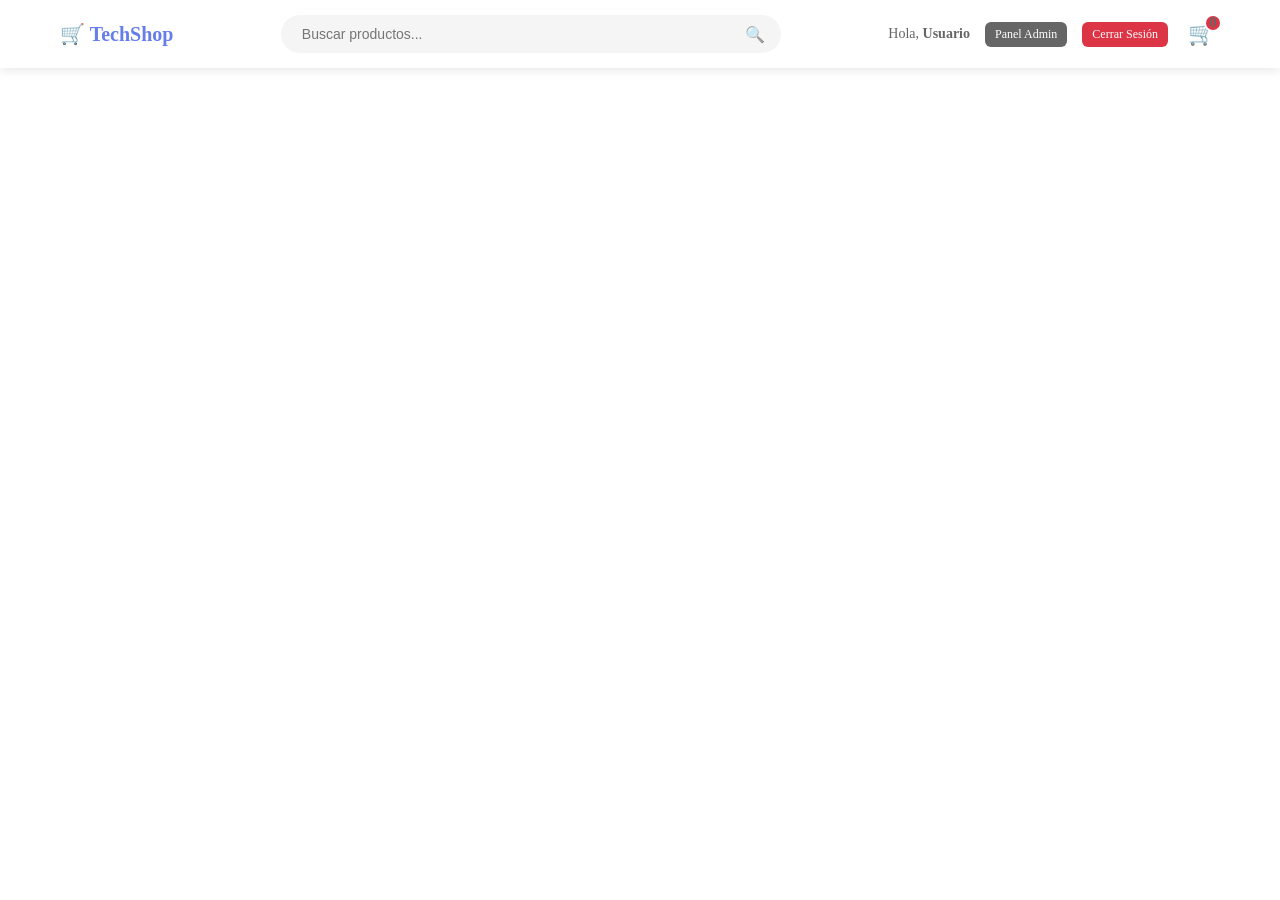
<file: components/navbar/navbar.html>
<!DOCTYPE html>
<html lang="es">

<head>
    <meta charset="UTF-8">
    <meta name="viewport" content="width=device-width, initial-scale=1.0">
    <title>Document</title>
    <link rel="stylesheet" href="../../css-global/variables.css">
    <link rel="stylesheet" href="../buttons.css">
    <link rel="stylesheet" href="../card.css">
    <link rel="stylesheet" href="../alert-message.css">
    <link rel="stylesheet" href="navbar.css">
</head>

<body>
    <!-- Navbar -->
    <nav class="navbar">
        <div class="navbar-container">
            <a href="#" class="navbar-brand">🛒 TechShop</a>

            <!-- Barra de búsqueda -->
            <div class="search-bar">
                <input type="text" id="searchInput" placeholder="Buscar productos..." autocomplete="off">
                <button class="search-btn" aria-label="Buscar">🔍</button>
            </div>

            <div class="navbar-user">
                <span id="userDisplay">Hola, <strong>Usuario</strong></span>
                <a href="#" class="btn btn-secondary btn-sm">Panel Admin</a>
                <button id="btnLogout" class="btn btn-danger btn-sm">Cerrar Sesión</button>

                <!-- Mini carrito en navbar -->
                <button id="cartToggle" class="cart-toggle" aria-label="Ver carrito">
                    🛒 <span id="cartCount" class="cart-count">0</span>
                </button>
            </div>
        </div>
    </nav>
</body>

</html>
</file>
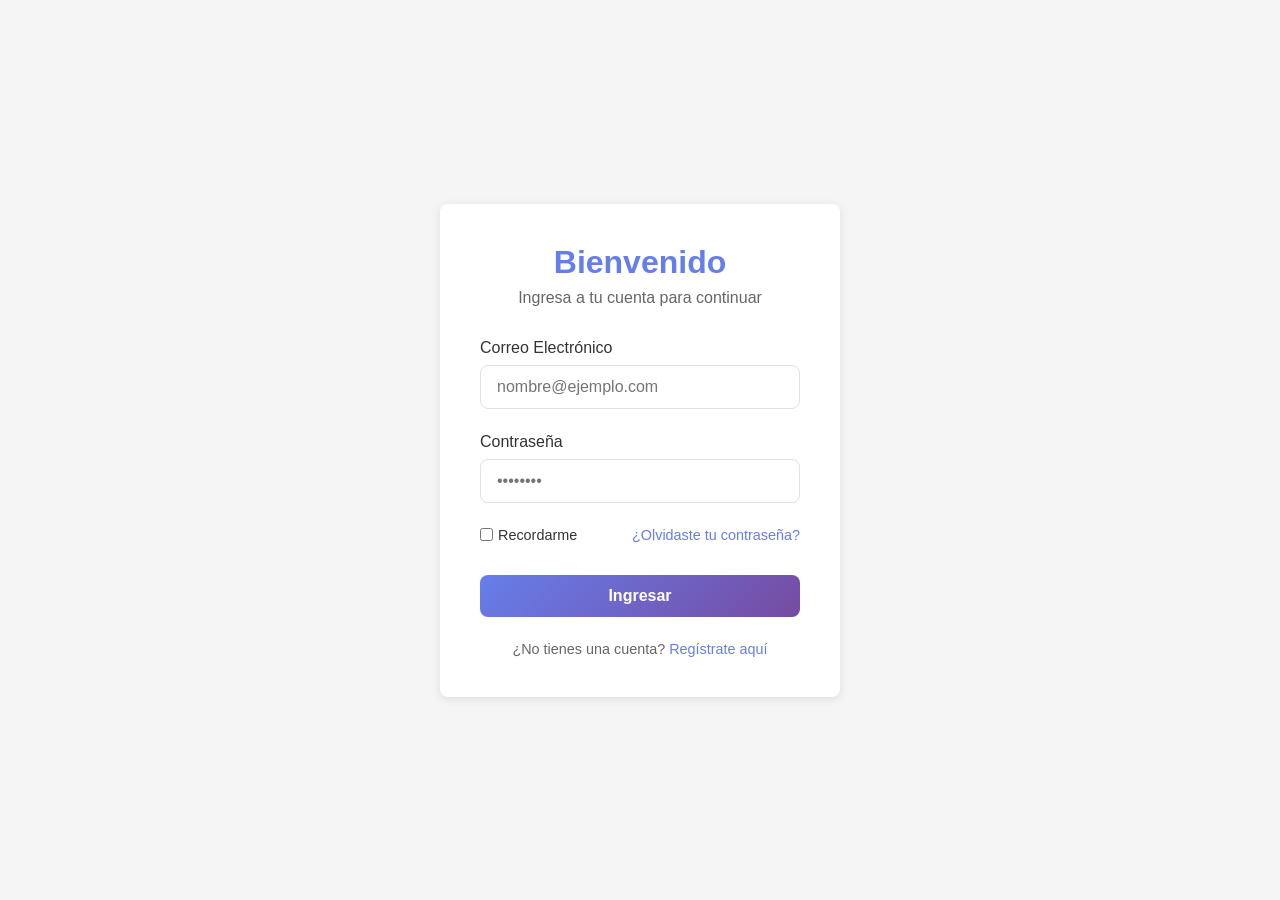
<file: templates/login/login.html>
<!DOCTYPE html>
<html lang="es">

<head>
    <meta charset="UTF-8">
    <meta name="viewport" content="width=device-width, initial-scale=1.0">
    <title>Iniciar Sesión - Mi Tienda</title>
    <link rel="stylesheet" href="../../css-global/variables.css">
    <link rel="stylesheet" href="login.css">
    <!-- Iconos opcionales (FontAwesome o similares) si se requieren -->
</head>

<body>

    <div class="login-container">
        <header class="login-header">
            <h2>Bienvenido</h2>
            <p>Ingresa a tu cuenta para continuar</p>
        </header>

        <form action="#" method="POST">
            <div class="form-group">
                <label for="email">Correo Electrónico</label>
                <input type="email" id="email" class="form-control" placeholder="nombre@ejemplo.com" required>
            </div>

            <div class="form-group">
                <label for="password">Contraseña</label>
                <input type="password" id="password" class="form-control" placeholder="••••••••" required>
            </div>

            <div class="form-group" style="display: flex; justify-content: space-between; font-size: 0.9rem;">
                <label style="font-weight: normal; display: flex; align-items: center; gap: 5px;">
                    <input type="checkbox"> Recordarme
                </label>
                <a href="#" style="color: var(--primary-color); text-decoration: none;">¿Olvidaste tu contraseña?</a>
            </div>

            <button type="submit" class="btn-login">Ingresar</button>
        </form>

        <footer class="login-footer">
            <p>¿No tienes una cuenta? <a href="#">Regístrate aquí</a></p>
        </footer>
    </div>

</body>

</html>
</file>
<file: css-global/variables.css>
/* css-global/variables.css */

* {
    box-sizing: border-box;
    margin: 0;
    padding: 0;
}

:root {
    --primary-color: #667eea;
    --secondary-color: #764ba2;

    --success-color: #28a745;
    --danger-color: #dc3545;
    --warning-color: #ffc107;

    --dark-color: #333;
    --light-color: #f8f9fa;

    --border-color: #e1e1e1;
    --border-radius: 8px;

    --text-color: #333;
    --text-muted: #666;
    --line-height: 1.6;
    --font-style: -apple-system, BlinkMacSystemFont, 'Segoe UI', Roboto, 'Helvetica Neue', Arial, sans-serif;

    --shadow: 0 2px 10px rgba(0, 0, 0, 0.1);
    --bg-color-light: #f5f5f5;
}

/* Utilidades */
.hidden {
    display: none !important;
}

.text-center {
    text-align: center;
}

.mt-1 {
    margin-top: 10px;
}

.mt-2 {
    margin-top: 20px;
}

.mt-3 {
    margin-top: 30px;
}

.mb-1 {
    margin-bottom: 10px;
}

.mb-2 {
    margin-bottom: 20px;
}

.mb-3 {
    margin-bottom: 30px;
}

/* Container */
.container {
    max-width: 1200px;
    margin: 0 auto;
    padding: 20px;
}

/* Responsive */
@media (max-width: 768px) {
    .container {
        padding: 15px;
    }
}
</file>
<file: components/buttons.css>
/* Botones base */
button {
    font-family: inherit;
}

.btn {
    padding: 10px 20px;
    border: none;
    border-radius: 6px;
    font-size: 14px;
    font-weight: 500;
    cursor: pointer;
    transition: all 0.3s;
    display: inline-block;
    text-decoration: none;
    text-align: center;
}

/* Variantes de Color */
.btn-primary {
    background-color: var(--primary-color);
    color: white;
}

.btn-secondary {
    background-color: var(--text-muted);
    color: white;
}

.btn-success {
    background-color: var(--success-color);
    color: white;
}

.btn-danger {
    background-color: var(--danger-color);
    color: white;
}

/* Variantes de Tamaño */
.btn-sm {
    padding: 5px 10px;
    font-size: 12px;
}

.btn-lg {
    padding: 15px 30px;
    font-size: 18px;
}

.btn-block {
    display: block;
    width: 100%;
}

/* Estados */
.btn:hover {
    opacity: 0.9;
    transform: translateY(-1px);
}

.btn:active {
    transform: translateY(0);
}

.btn:disabled {
    opacity: 0.5;
    cursor: not-allowed;
    transform: none;
}
</file>
<file: components/card.css>
/* Cards */
.card {
    background: white;
    border-radius: 8px;
    box-shadow: var(--shadow);
    padding: 20px;
    margin-bottom: 20px;
}

.card-header {
    font-size: 20px;
    font-weight: 600;
    margin-bottom: 15px;
    color: var(--dark-color);
}
</file>
<file: components/alert-message.css>
/* Mensajes de alerta */
.alert {
    padding: 12px 20px;
    border-radius: 6px;
    margin-bottom: 20px;
    font-size: 14px;
}

.alert-success {
    background-color: #d4edda;
    color: #155724;
    border-left: 4px solid var(--success-color);
}

.alert-danger {
    background-color: #f8d7da;
    color: #721c24;
    border-left: 4px solid var(--danger-color);
}

.alert-warning {
    background-color: #fff3cd;
    color: #856404;
    border-left: 4px solid var(--warning-color);
}
</file>
<file: components/navbar/navbar.css>
/* Navbar base */
.navbar {
    background-color: white;
    box-shadow: var(--shadow);
    padding: 15px 0;
    position: sticky;
    top: 0;
    z-index: 1000;
}

.navbar-container {
    max-width: 1200px;
    margin: 0 auto;
    padding: 0 20px;
    display: flex;
    justify-content: space-between;
    align-items: center;
}

/* Marca / Logo */
.navbar-brand {
    font-size: 20px;
    font-weight: bold;
    color: var(--primary-color);
    text-decoration: none;
}

/* Barra de Búsqueda */
.search-bar {
    display: flex;
    align-items: center;
    background: #f5f5f5;
    border-radius: 20px;
    padding: 5px 15px;
    flex-grow: 1;
    margin: 0 30px;
    max-width: 500px;
    border: 1px solid transparent;
    transition: border-color 0.3s;
}

.search-bar:focus-within {
    border-color: var(--primary-color);
    background: white;
}

.search-bar input {
    border: none;
    background: transparent;
    outline: none;
    width: 100%;
    padding: 5px;
    font-size: 14px;
    color: var(--text-color);
}

.search-btn {
    background: none;
    border: none;
    cursor: pointer;
    font-size: 16px;
    padding: 0;
    opacity: 0.6;
    transition: opacity 0.3s;
}

.search-btn:hover {
    opacity: 1;
}

/* Área de Usuario */
.navbar-user {
    display: flex;
    align-items: center;
    gap: 15px;
}

.navbar-user span {
    color: var(--text-muted);
    font-size: 14px;
}

/* Botón Carrito */
.cart-toggle {
    background: none;
    border: none;
    font-size: 22px;
    cursor: pointer;
    position: relative;
    padding: 5px;
    transition: transform 0.2s;
}

.cart-toggle:hover {
    transform: scale(1.1);
}

.cart-count {
    position: absolute;
    top: -2px;
    right: -2px;
    background-color: var(--danger-color);
    color: white;
    font-size: 10px;
    font-weight: bold;
    border-radius: 50%;
    width: 18px;
    height: 18px;
    display: flex;
    align-items: center;
    justify-content: center;
    border: 2px solid white;
}

/* Responsive */
@media (max-width: 768px) {
    .navbar-container {
        flex-direction: column;
        gap: 15px;
    }

    .search-bar {
        width: 100%;
        margin: 0;
        order: 3;
        /* Mover búsqueda al final en móvil */
    }

    .navbar-user {
        order: 2;
        width: 100%;
        justify-content: space-between;
    }
}
</file>
<file: templates/login/login.css>
/* templates/login/login.css */

/* Utiliza variables de ../../css-global/variables.css */

body {
    background-color: var(--bg-color-light);
    display: flex;
    align-items: center;
    justify-content: center;
    min-height: 100vh;
    font-family: var(--font-style);
}

.login-container {
    background-color: #fff;
    padding: 2.5rem;
    border-radius: var(--border-radius);
    box-shadow: var(--shadow);
    width: 100%;
    max-width: 400px;
    animation: fadeIn 0.5s ease-out;
}

@keyframes fadeIn {
    from {
        opacity: 0;
        transform: translateY(-20px);
    }

    to {
        opacity: 1;
        transform: translateY(0);
    }
}

.login-header {
    margin-bottom: 2rem;
    text-align: center;
}

.login-header h2 {
    color: var(--primary-color);
    font-size: 2rem;
    margin-bottom: 0.5rem;
}

.login-header p {
    color: var(--text-muted);
}

.form-group {
    margin-bottom: 1.5rem;
}

.form-group label {
    display: block;
    margin-bottom: 0.5rem;
    color: var(--text-color);
    font-weight: 500;
}

.form-control {
    width: 100%;
    padding: 0.75rem 1rem;
    border: 1px solid var(--border-color);
    border-radius: var(--border-radius);
    font-size: 1rem;
    transition: border-color 0.3s, box-shadow 0.3s;
}

.form-control:focus {
    outline: none;
    border-color: var(--primary-color);
    box-shadow: 0 0 0 3px rgba(102, 126, 234, 0.1);
}

.btn-login {
    width: 100%;
    padding: 0.75rem;
    background: linear-gradient(135deg, var(--primary-color), var(--secondary-color));
    color: #fff;
    border: none;
    border-radius: var(--border-radius);
    font-size: 1rem;
    font-weight: 600;
    cursor: pointer;
    transition: transform 0.2s, box-shadow 0.2s;
}

.btn-login:hover {
    transform: translateY(-2px);
    box-shadow: 0 4px 12px rgba(118, 75, 162, 0.3);
}

.login-footer {
    margin-top: 1.5rem;
    text-align: center;
    font-size: 0.9rem;
    color: var(--text-muted);
}

.login-footer a {
    color: var(--primary-color);
    text-decoration: none;
    font-weight: 500;
    transition: color 0.2s;
}

.login-footer a:hover {
    color: var(--secondary-color);
    text-decoration: underline;
}

/* Responsive adjustments if needed, though simpler forms adapt well */
@media (max-width: 480px) {
    .login-container {
        padding: 1.5rem;
        margin: 1rem;
    }
}
</file>
